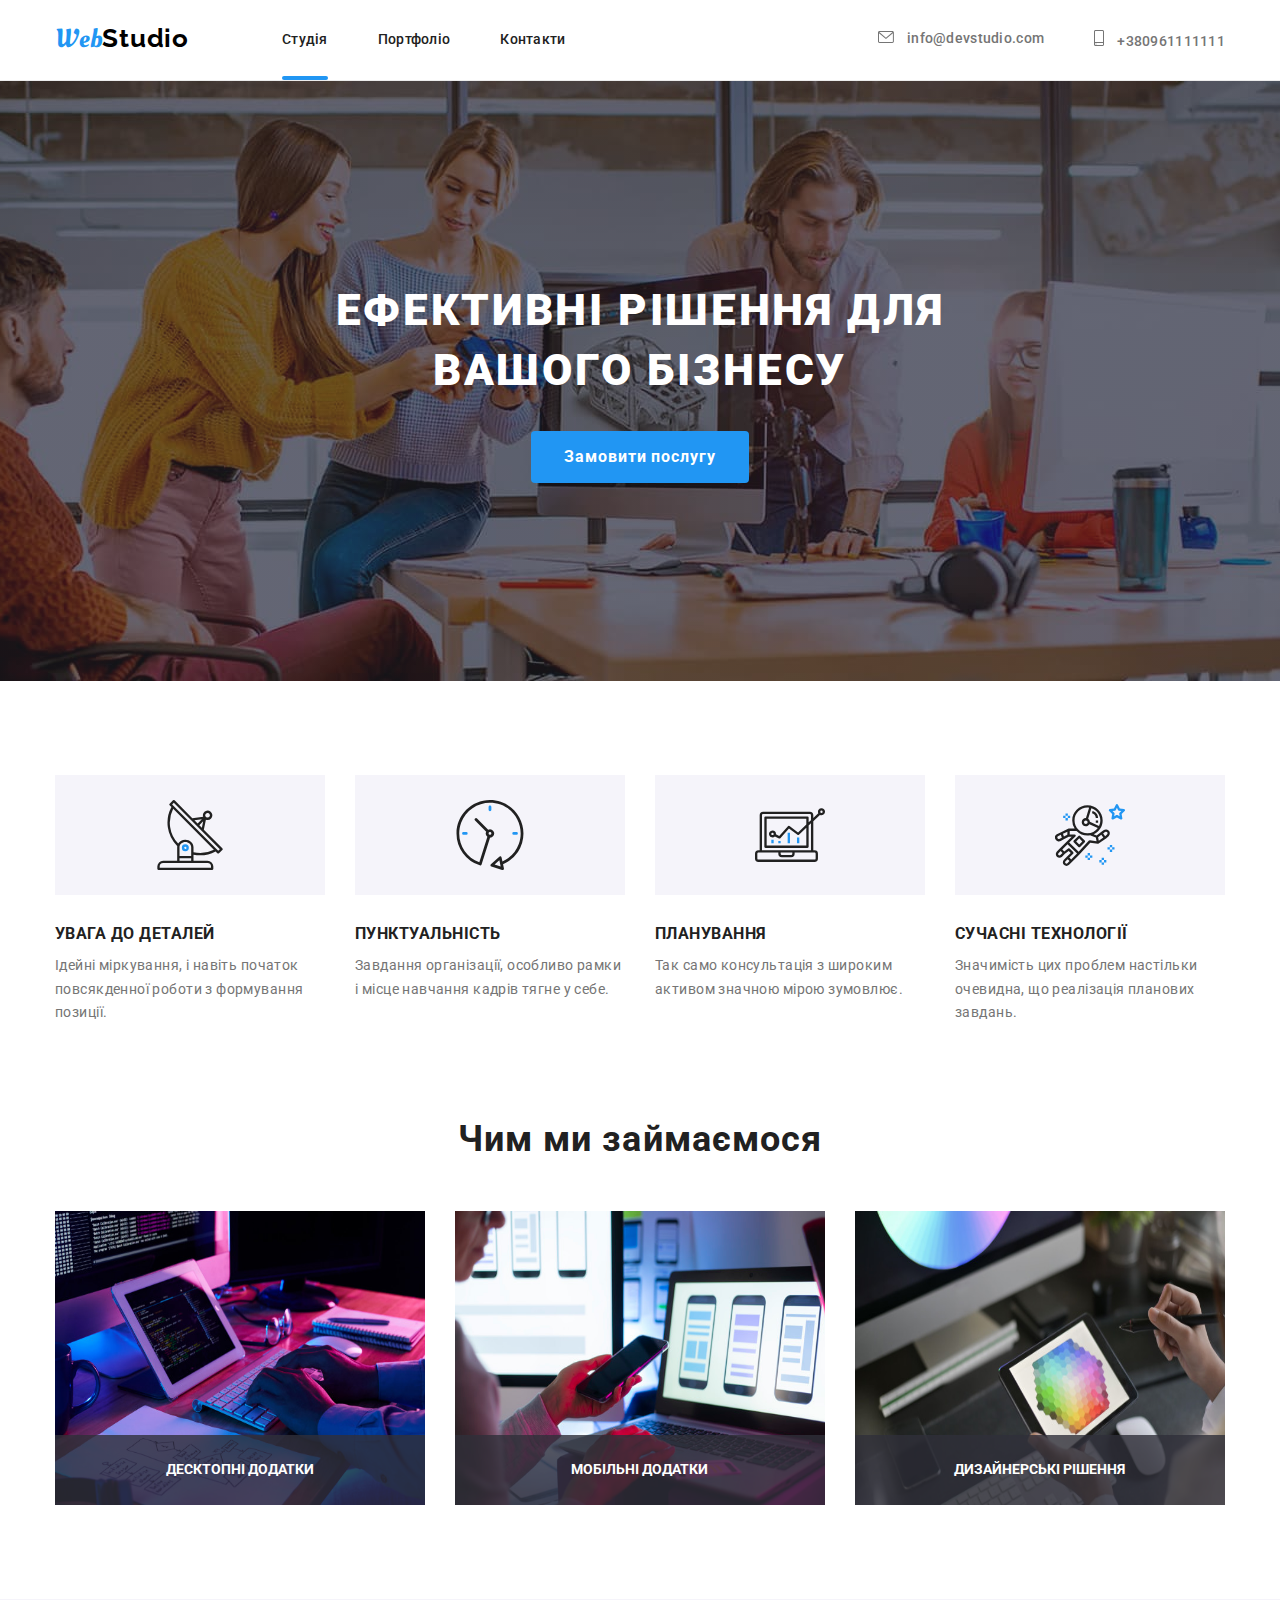
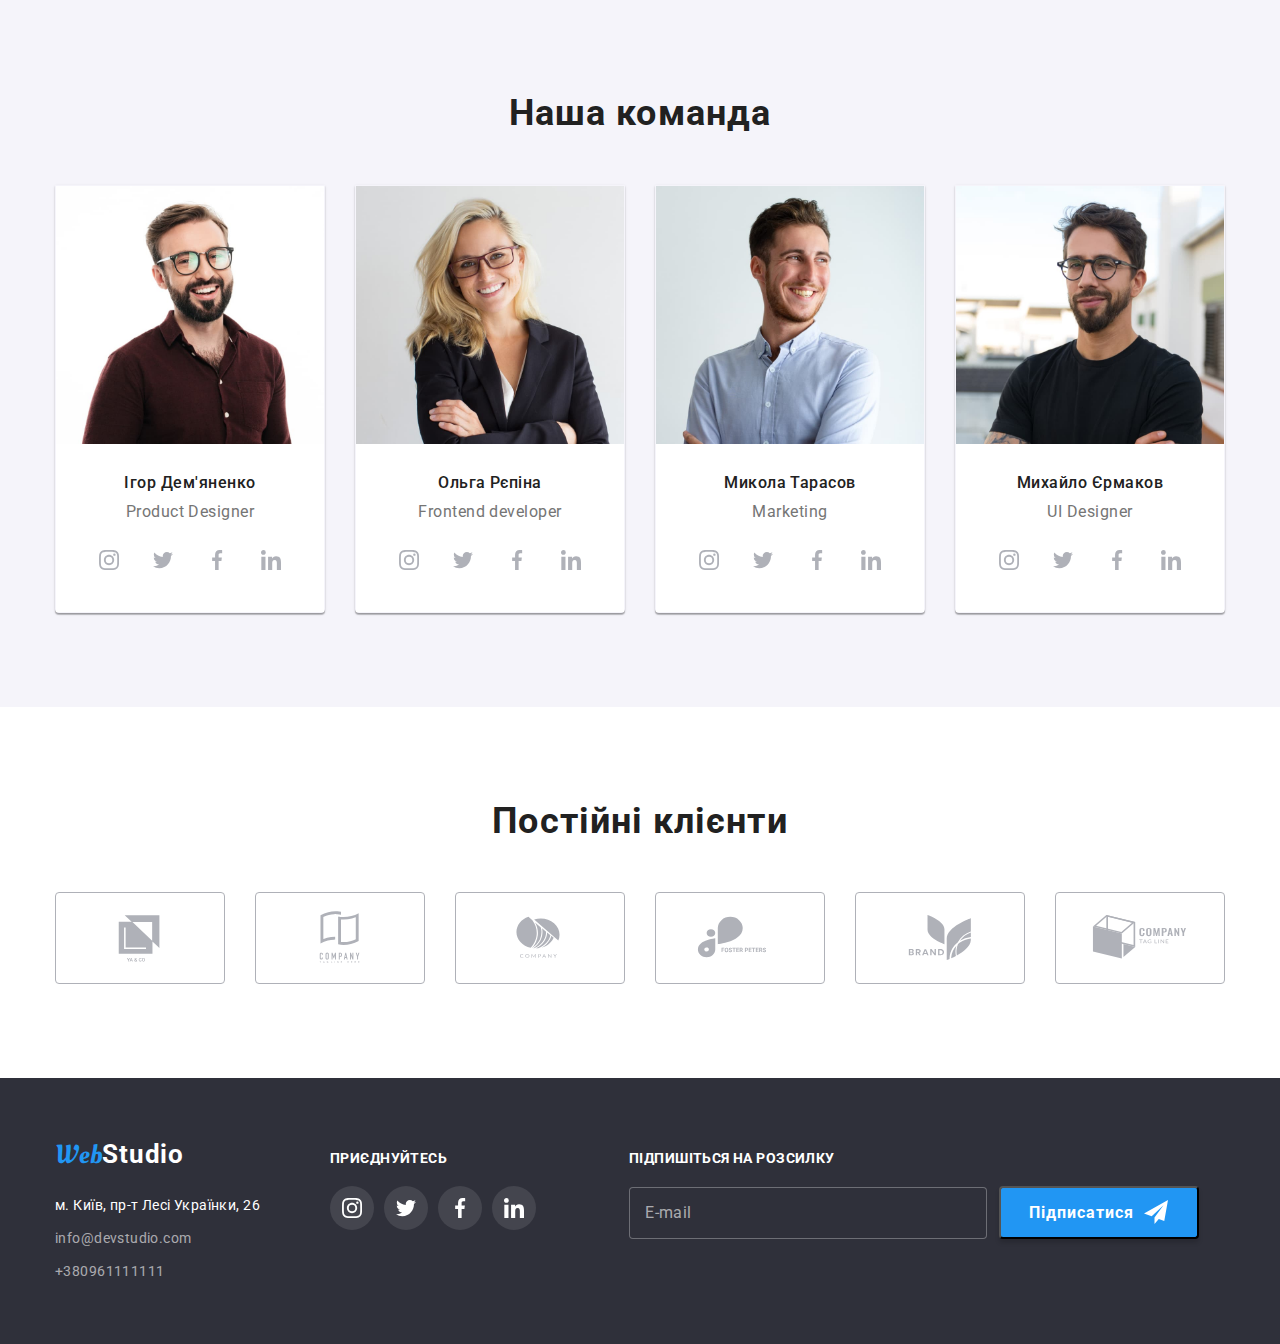
<file: index.html>
<!DOCTYPE html>
<html lang="uk">
  <head>
    <meta charset="UTF-8" />
    <meta http-equiv="X-UA-Compatible" content="IE=edge" />
    <meta name="viewport" content="width=device-width, initial-scale=1.0" />
    <title>WebStudio</title>
    <link
      href="https://fonts.googleapis.com/css2?family=Oleo+Script&family=Raleway:wght@700&family=Roboto:wght@400;500;700;900&display=swap"
      rel="stylesheet"
    />

    <link
      rel="stylesheet"
      href="https://cdnjs.cloudflare.com/ajax/libs/modern-normalize/1.1.0/modern-normalize.min.css"
      integrity="sha512-wpPYUAdjBVSE4KJnH1VR1HeZfpl1ub8YT/NKx4PuQ5NmX2tKuGu6U/JRp5y+Y8XG2tV+wKQpNHVUX03MfMFn9Q=="
      crossorigin="anonymous"
      referrerpolicy="no-referrer"
    />
    <link rel="stylesheet" href="./css/main.min.css" />

  </head>
  <body>
    <!-- Page header -->
    <header class="header">
      <div class="container container--nav">
        <!-- The logo is a link -->
        <a href="/" class="logo"> <span class="logo__web">Web</span>Studio </a>
        <!-- Main navigation -->
        <nav>
          <ul class="site-nav list">
            <li class="site-nav__item">
              <a href="" class="link site-nav__current">Студія</a>
            </li>
            <li class="site-nav__item">
              <a href="./portfolio.html" class="link">Портфоліо</a>
            </li>
            <li class="site-nav__item"><a href="" class="link">Контакти</a></li>
          </ul>
        </nav>
        <ul class="contacts list">
          <li class="contacts__item">
            <a href="maito:info@devstudio.com" class="contacts__link link">
              <svg class="contacts__icon" width="16" height="12">
                <use href="./img/icons.svg#icon-envelope"></use>
              </svg>
              info@devstudio.com
            </a>
          </li>
          <li class="contacts__item">
            <a href="tel:+380961111111" class="contacts__link link">
              <svg class="contacts__icon" width="10" height="16">
                <use href="./img/icons.svg#icon-smartphone"></use>
              </svg>
              +380961111111</a
            >
          </li>
        </ul>
      </div>
    </header>
    <!-- Unique page content -->
    <main>
      <section class="business">
        <div class="container">
          <h1 class="business__title">
            Ефективні рішення для <br />
            вашого бізнесу
          </h1>
          <button type="button" class="business__button" data-modal-open>
            Замовити послугу
          </button>
        </div>
        <!-- Backdrop -->
        <div class="backdrop is-hidden" data-modal>
          <div class="modal">
            <button type="button" class="icon-button" data-modal-close>
              <svg class="icon-button__close" width="18" height="18">
                <use href="./img/icons.svg#icon-close"></use>
              </svg>
            </button>
            <!-- Form-modal -->
            <form class="form-modal">
              <h2 class="form-modal__name">
                Залиште свої дані, ми вам передзвонимо
              </h2>
              <label class="form-modal__field">
                <span class="form-modal__text">Ім'я</span>

                <svg class="form-modal__icon" width="12" height="12">
                  <use href="./img/icons.svg#icon-man"></use>
                </svg>

                <input
                  type="text"
                  name="username"
                  class="form-modal__input"
                  placeholder=" "
                />
              </label>
              <label class="form-modal__field">
                <span class="form-modal__text">Телефон</span>
                <svg class="form-modal__icon" width="13" height="13">
                  <use href="./img/icons.svg#icon-tel"></use>
                </svg>
                <input
                  type="tel"
                  name="phone-number"
                  class="form-modal__input"
                  placeholder=" "
                />
              </label>
              <label class="form-modal__field">
                <span class="form-modal__text">Пошта</span>
                <svg class="form-modal__icon" width="15" height="12">
                  <use href="./img/icons.svg#icon-mail"></use>
                </svg>
                <input
                  type="email"
                  name="email"
                  class="form-modal__input"
                  placeholder=" "
                />
              </label>
              <label>
                <span class="form-modal__text">Коментар</span>
                <textarea
                  name="feedback"
                  class="form-modal__input area"
                  placeholder="Введіть текст"
                ></textarea>
              </label>
              <label class="label-license">
                <input
                  type="checkbox"
                  class="label-license__checkbox"
                  name="license"
                />
                <span class="label-license__icon"></span>
                <span class="label-license__text"
                  >Погоджуюся з розсилкою та приймаю
                  <a href="" class="label-license__link"
                    >Умови договору</a
                  ></span
                >
              </label>
              <button type="submit" class="button-form-modal">
                Відправити
              </button>
            </form>
          </div>
        </div>
      </section>
      <section class="section section-priority">
        <div class="container">
          <h2 class="section-priority__title visually-hidden">Пріоритети</h2>
          <ul class="priority list">
            <li class="priority__item">
              <div class="icon-features">
                <svg width="70" height="70">
                  <use href="./img/icons.svg#icon-antenna"></use>
                </svg>
              </div>

              <h3 class="section-priority__title">УВАГА ДО ДЕТАЛЕЙ</h3>
              <p class="priority__text">
                Ідейні міркування, і навіть початок повсякденної роботи з
                формування позиції.
              </p>
            </li>
            <li class="priority__item">
              <div class="icon-features">
                <svg width="70" height="70">
                  <use href="./img/icons.svg#icon-clock"></use>
                </svg>
              </div>

              <h3 class="section-priority__title">ПУНКТУАЛЬНІСТЬ</h3>
              <p class="priority__text">
                Завдання організації, особливо рамки і місце навчання кадрів
                тягне у себе.
              </p>
            </li>
            <li class="priority__item">
              <div class="icon-features">
                <svg width="70" height="70">
                  <use href="./img/icons.svg#icon-diagram"></use>
                </svg>
              </div>

              <h3 class="section-priority__title">ПЛАНУВАННЯ</h3>
              <p class="priority__text">
                Так само консультація з широким активом значною мірою зумовлює.
              </p>
            </li>

            <li class="priority__item">
              <div class="icon-features">
                <svg width="70" height="70">
                  <use href="./img/icons.svg#icon-astronaut"></use>
                </svg>
              </div>

              <h3 class="section-priority__title">СУЧАСНІ ТЕХНОЛОГІЇ</h3>
              <p class="priority__text">
                Значимість цих проблем настільки очевидна, що реалізація
                планових завдань.
              </p>
            </li>
          </ul>
        </div>
      </section>
      <section class="section work">
        <div class="container">
          <h2 class="work__title">Чим ми займаємося</h2>
          <ul class="working list">
            <li class="working__item img-position">
              <img
                src="./img/photo5.jpg"
                alt="Coding"
                width="370"
                height="294"
              />
              <h3 class="working__position">ДЕСКТОПНІ ДОДАТКИ</h3>
            </li>
            <li class="working__item img-position">
              <img
                src="./img/photo6.jpg"
                alt="Mobile phone"
                width="370"
                height="294"
              />
              <h3 class="working__position">МОБІЛЬНІ ДОДАТКИ</h3>
            </li>
            <li class="working__item img-position">
              <img
                src="./img/photo7.jpg"
                alt="Colours"
                width="370"
                height="294"
              />
              <h3 class="working__position">ДИЗАЙНЕРСЬКІ РІШЕННЯ</h3>
            </li>
          </ul>
        </div>
      </section>
      <section class="section comand">
        <div class="container">
          <h2 class="comand__title">Наша команда</h2>
          <ul class="comand-list list">
            <li class="comand-list__item">
              <img src="./img/photo1.jpg" alt="Product designer" width="270" />
              <div class="job-title">
                <h3 class="comand-list__name">Ігор Дем'яненко</h3>
                <p lang="en" class="comand-list__prof">Product Designer</p>

                <ul class="list comand-social">
                  <li class="comand-social__icon">
                    <a href="" class="comand-social__link"
                      ><svg class="comand-social__svg" width="20" height="20">
                        <use href="./img/icons.svg#icon-instagram"></use></svg
                    ></a>
                  </li>
                  <li class="comand-social__icon">
                    <a href="" class="comand-social__link"
                      ><svg class="comand-social__svg" width="20" height="20">
                        <use href="./img/icons.svg#icon-twitter"></use></svg
                    ></a>
                  </li>
                  <li class="comand-social__icon">
                    <a href="" class="comand-social__link"
                      ><svg class="comand-social__svg" width="20" height="20">
                        <use href="./img/icons.svg#icon-facebook"></use></svg
                    ></a>
                  </li>
                  <li class="comand-social__icon">
                    <a href="" class="comand-social__link"
                      ><svg class="comand-social__svg" width="20" height="20">
                        <use href="./img/icons.svg#icon-linkedin"></use></svg
                    ></a>
                  </li>
                </ul>
              </div>
            </li>
            <li class="comand-list__item">
              <img
                src="./img/photo3.jpg"
                alt="Frontend developer"
                width="270"
              />
              <div class="job-title">
                <h3 class="comand-list__name">Ольга Рєпіна</h3>
                <p lang="en" class="comand-list__prof">Frontend developer</p>
                <ul class="list comand-social">
                  <li class="comand-social__icon">
                    <a href="" class="comand-social__link"
                      ><svg class="comand-social__svg" width="20" height="20">
                        <use href="./img/icons.svg#icon-instagram"></use></svg
                    ></a>
                  </li>
                  <li class="comand-social__icon">
                    <a href="" class="comand-social__link"
                      ><svg class="comand-social__svg" width="20" height="20">
                        <use href="./img/icons.svg#icon-twitter"></use></svg
                    ></a>
                  </li>
                  <li class="comand-social__icon">
                    <a href="" class="comand-social__link"
                      ><svg class="comand-social__svg" width="20" height="20">
                        <use href="./img/icons.svg#icon-facebook"></use></svg
                    ></a>
                  </li>
                  <li class="comand-social__icon">
                    <a href="" class="comand-social__link"
                      ><svg class="comand-social__svg" width="20" height="20">
                        <use href="./img/icons.svg#icon-linkedin"></use></svg
                    ></a>
                  </li>
                </ul>
              </div>
            </li>
            <li class="comand-list__item">
              <img src="./img/photo4.jpg" alt="Marketing" width="270" />
              <div class="job-title">
                <h3 class="comand-list__name">Микола Тарасов</h3>
                <p lang="en" class="comand-list__prof">Marketing</p>
                <ul class="list comand-social">
                  <li class="comand-social__icon">
                    <a href="" class="comand-social__link"
                      ><svg class="comand-social__svg" width="20" height="20">
                        <use href="./img/icons.svg#icon-instagram"></use></svg
                    ></a>
                  </li>
                  <li class="comand-social__icon">
                    <a href="" class="comand-social__link"
                      ><svg class="comand-social__svg" width="20" height="20">
                        <use href="./img/icons.svg#icon-twitter"></use></svg
                    ></a>
                  </li>
                  <li class="comand-social__icon">
                    <a href="" class="comand-social__link"
                      ><svg class="comand-social__svg" width="20" height="20">
                        <use href="./img/icons.svg#icon-facebook"></use></svg
                    ></a>
                  </li>
                  <li class="comand-social__icon">
                    <a href="" class="comand-social__link"
                      ><svg class="comand-social__svg" width="20" height="20">
                        <use href="./img/icons.svg#icon-linkedin"></use></svg
                    ></a>
                  </li>
                </ul>
              </div>
            </li>
            <li class="comand-list__item">
              <img src="./img/photo2.jpg" alt="UI Designer" width="270" />
              <div class="job-title">
                <h3 class="comand-list__name">Михайло Єрмаков</h3>
                <p lang="en" class="comand-list__prof">UI Designer</p>
                <ul class="list comand-social">
                  <li class="comand-social__icon">
                    <a href="" class="comand-social__link"
                      ><svg class="comand-social__svg" width="20" height="20">
                        <use href="./img/icons.svg#icon-instagram"></use></svg
                    ></a>
                  </li>
                  <li class="comand-social__icon">
                    <a href="" class="comand-social__link"
                      ><svg class="comand-social__svg" width="20" height="20">
                        <use href="./img/icons.svg#icon-twitter"></use></svg
                    ></a>
                  </li>
                  <li class="comand-social__icon">
                    <a href="" class="comand-social__link"
                      ><svg class="comand-social__svg" width="20" height="20">
                        <use href="./img/icons.svg#icon-facebook"></use></svg
                    ></a>
                  </li>
                  <li class="comand-social__icon">
                    <a href="" class="comand-social__link"
                      ><svg class="comand-social__svg" width="20" height="20">
                        <use href="./img/icons.svg#icon-linkedin"></use></svg
                    ></a>
                  </li>
                </ul>
              </div>
            </li>
          </ul>
        </div>
      </section>
      <!-- Постійні клієнти -->
      <section class="section">
        <div class="container">
          <h2 class="section__customers">Постійні клієнти</h2>
          <ul class="list client-list">
            <li class="client-list__items">
              <a href="" class="client-list__link">
                <svg class="client-list__icon" width="106" height="60">
                  <use href="./img/icons.svg#icon-Logo"></use>
                </svg>
              </a>
            </li>
            <li class="client-list__items">
              <a href="" class="client-list__link">
                <svg class="client-list__icon" width="106" height="60">
                  <use href="./img/icons.svg#icon-Logo-1"></use>
                </svg>
              </a>
            </li>
            <li class="client-list__items">
              <a href="" class="client-list__link">
                <svg class="client-list__icon" width="106" height="60">
                  <use href="./img/icons.svg#icon-Logo-2"></use>
                </svg>
              </a>
            </li>
            <li class="client-list__items">
              <a href="" class="client-list__link">
                <svg class="client-list__icon" width="106" height="60">
                  <use href="./img/icons.svg#icon-Logo-3"></use>
                </svg>
              </a>
            </li>
            <li class="client-list__items">
              <a href="" class="client-list__link">
                <svg class="client-list__icon" width="106" height="60">
                  <use href="./img/icons.svg#icon-Logo-4"></use>
                </svg>
              </a>
            </li>
            <li class="client-list__items">
              <a href="" class="client-list__link">
                <svg class="client-list__icon" width="106" height="60">
                  <use href="./img/icons.svg#icon-Logo-5"></use>
                </svg>
              </a>
            </li>
          </ul>
        </div>
      </section>
    </main>
    <!-- ФУТЕР -->
    <footer class="footer">
      <div class="container social-networks">
        <div>
          <a href="/" class="footer__logo link">
            <span class="footer__web">Web</span>Studio
          </a>
          <address>
            <ul class="address-list list">
              <li class="address address-list__item">
                м. Київ, пр-т Лесі Українки, 26
              </li>
              <li class="address-list__item">
                <a
                  href="maito:info@devstudio.com"
                  class="address-list__link link"
                >
                  info@devstudio.com</a
                >
              </li>
              <li class="address-list__item">
                <a href="tel:+380961111111" class="address-list__link link">
                  +380961111111</a
                >
              </li>
            </ul>
          </address>
        </div>
        <div class="social-network">
          <p class="social-network__join">ПРИЄДНУЙТЕСЬ</p>
          <ul class="list social-list">
            <li class="social-list__items">
              <a href="" class="social-list__links">
                <svg class="social-list__icon" width="20" height="20">
                  <use href="./img/icons.svg#icon-instagram"></use>
                </svg>
              </a>
            </li>
            <li class="social-list__items">
              <a href="" class="social-list__links">
                <svg class="social-list__icon" width="20" height="20">
                  <use href="./img/icons.svg#icon-twitter"></use>
                </svg>
              </a>
            </li>
            <li class="social-list__items">
              <a href="" class="social-list__links">
                <svg class="social-list__icon" width="20" height="20">
                  <use href="./img/icons.svg#icon-facebook"></use>
                </svg>
              </a>
            </li>
            <li class="social-list__items">
              <a href="" class="social-list__links">
                <svg class="social-list__icon" width="20" height="20">
                  <use href="./img/icons.svg#icon-linkedin"></use>
                </svg>
              </a>
            </li>
          </ul>
        </div>

        <!-- FORM -->
        <form class="form">
          <div class="form-group">
            <label class="form__label">
              <span class="form__text">Підпишіться на розсилку</span>
              <input
                type="email"
                name="mail"
                placeholder="E-mail"
                class="form__input"
              />
            </label>
            <button type="submit" class="form__button">
              Підписатися
              <svg class="form__icon" width="24" height="24">
                <use href="./img/icons.svg#icon-send"></use>
              </svg>
            </button>
          </div>
        </form>
      </div>
    </footer>
    <script src="./js/modal.js"></script>
  </body>
</html>
</file>
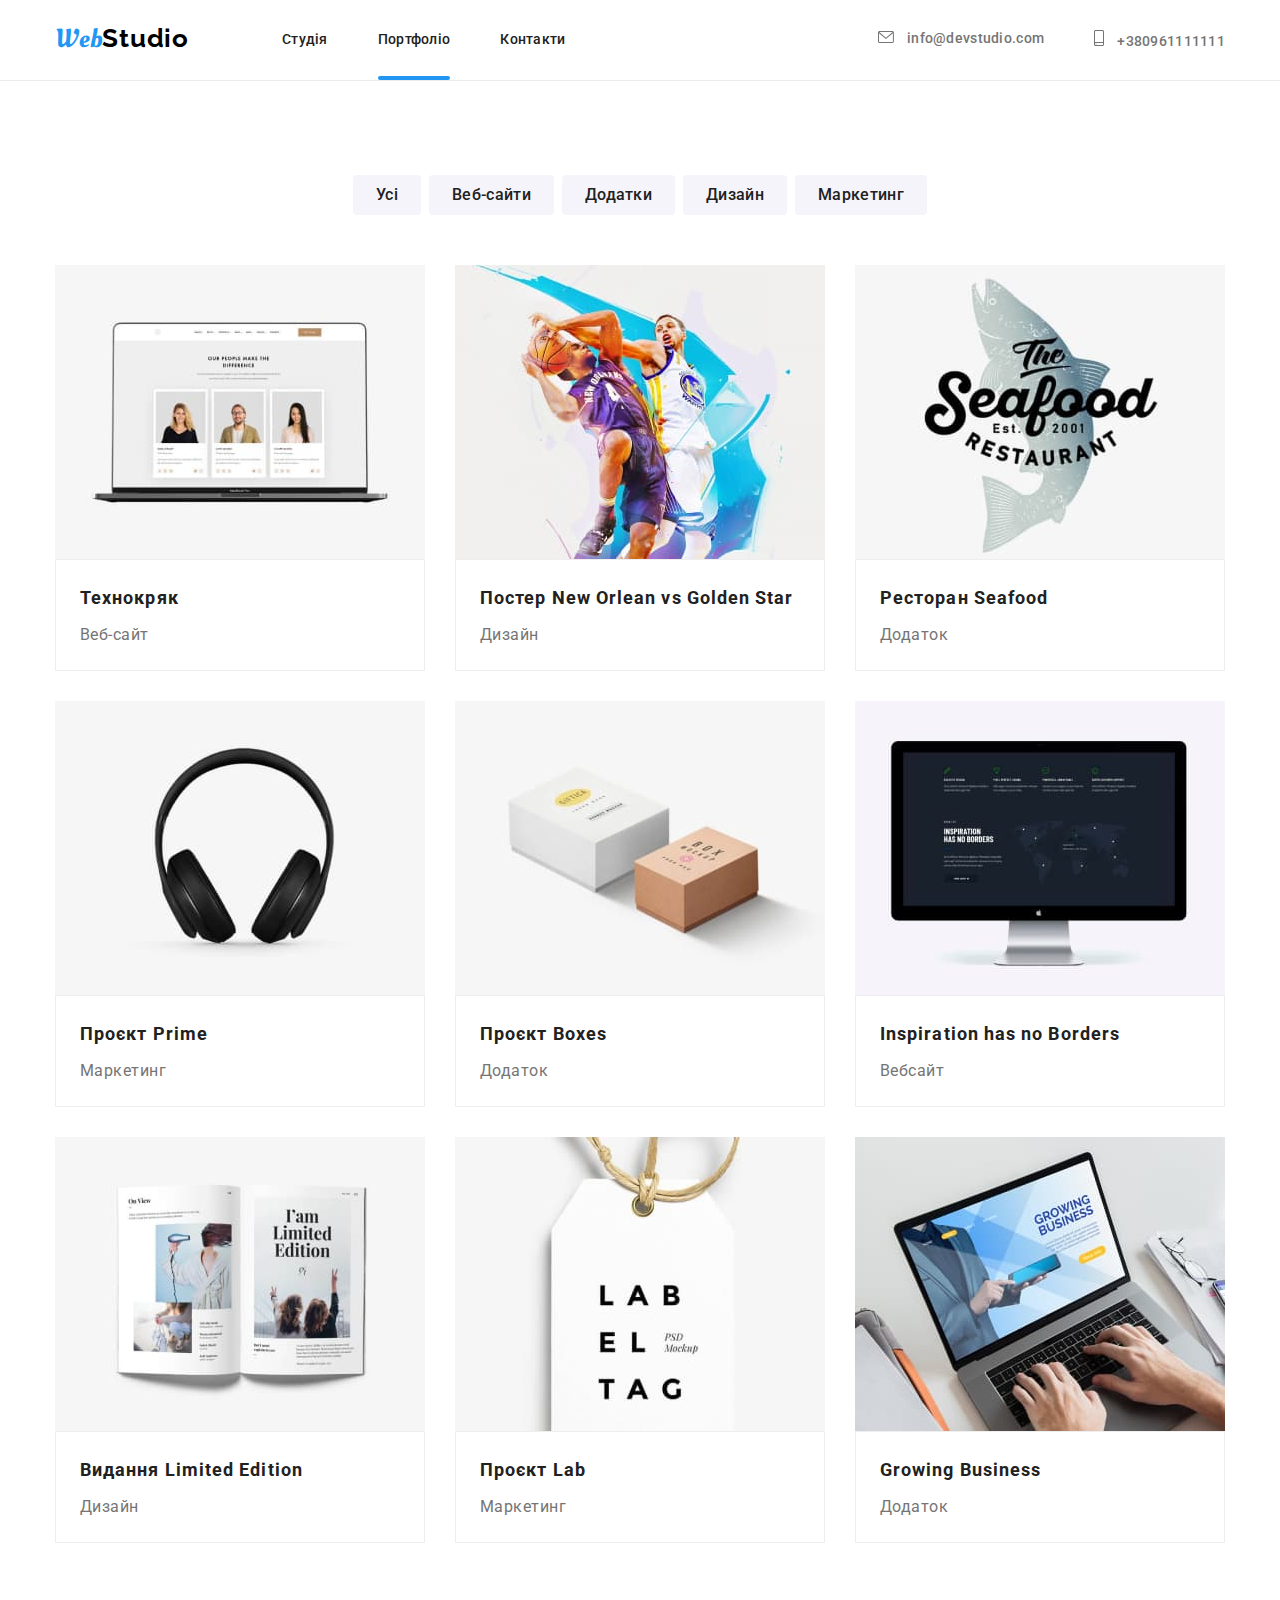
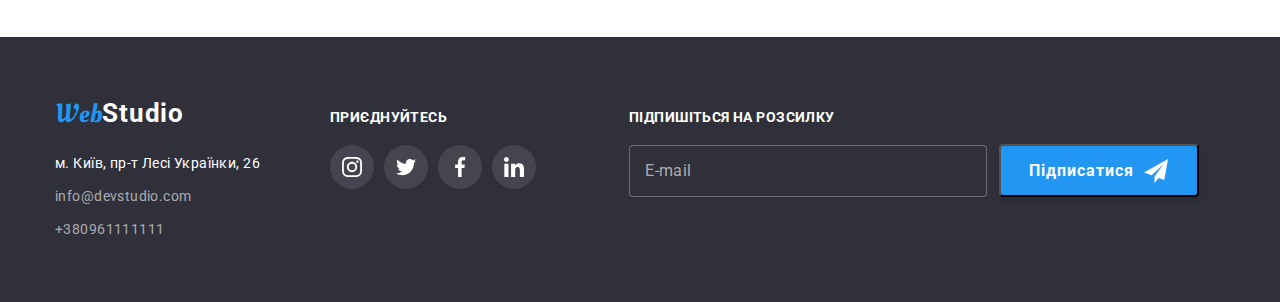
<file: portfolio.html>
<!DOCTYPE html>
<html lang="uk">
  <head>
    <meta charset="UTF-8" />
    <meta http-equiv="X-UA-Compatible" content="IE=edge" />
    <meta name="viewport" content="width=device-width, initial-scale=1.0" />
    <title>Portfolio</title>
    <link
      href="https://fonts.googleapis.com/css2?family=Oleo+Script&family=Raleway:wght@700&family=Roboto:wght@400;500;700;900&display=swap"
      rel="stylesheet"
    />
    <link
      rel="stylesheet"
      href="https://cdnjs.cloudflare.com/ajax/libs/modern-normalize/1.1.0/modern-normalize.min.css"
      integrity="sha512-wpPYUAdjBVSE4KJnH1VR1HeZfpl1ub8YT/NKx4PuQ5NmX2tKuGu6U/JRp5y+Y8XG2tV+wKQpNHVUX03MfMFn9Q=="
      crossorigin="anonymous"
      referrerpolicy="no-referrer"
    />
    <link rel="stylesheet" href="./css/main.min.css" />
   
  </head>
  <body>
    <header class="header">
      <div class="container container--nav">
        <!-- The logo is a link -->
        <a href="/" class="logo"> <span class="logo__web">Web</span>Studio </a>
        <!-- Main navigation -->
        <nav>
          <ul class="site-nav list">
            <li class="site-nav__item">
              <a href="./index.html" class="link">Студія</a>
            </li>
            <li class="site-nav__item">
              <a href="./portfolio.html" class="link site-nav__current"
                >Портфоліо</a
              >
            </li>
            <li class="site-nav__item"><a href="" class="link">Контакти</a></li>
          </ul>
        </nav>
        <ul class="contacts list">
          <li class="contacts__item">
            <a href="maito:info@devstudio.com" class="contacts__link link">
              <svg class="contacts__icon" width="16" height="12">
                <use href="./img/icons.svg#icon-envelope"></use>
              </svg>
              info@devstudio.com
            </a>
          </li>
          <li class="contacts__item">
            <a href="tel:+380961111111" class="contacts__link link">
              <svg class="contacts__icon" width="10" height="16">
                <use href="./img/icons.svg#icon-smartphone"></use>
              </svg>
              +380961111111</a
            >
          </li>
        </ul>
      </div>
    </header>

    <main>
      <section class="section">
        <div class="container">
          <h1 class="visually-hidden">Фільтр</h1>
          <ul class="button-list list">
            <li class="button-list__item">
              <button type="button" class="button-list__button">Усі</button>
            </li>
            <li class="button-list__item">
              <button type="button" class="button-list__button">
                Веб-сайти
              </button>
            </li>
            <li class="button-list__item">
              <button type="button" class="button-list__button">Додатки</button>
            </li>
            <li class="button-list__item">
              <button type="button" class="button-list__button">Дизайн</button>
            </li>
            <li class="button-list__item">
              <button type="button" class="button-list__button">
                Маркетинг
              </button>
            </li>
          </ul>

          <ul class="project-list list">
            <li class="project-list__item hovery">
              <a href="" class="link">
                <div class="overlay">
                  <div class="img-overlay">
                    <img src="./img/techn.jpg" alt="techno" width="370" />
                  </div>
                  <p class="project-list__text">
                    Ресурс пропонує комплексні пропозиції з різним рівнем
                    функціоналу та сервісів. Все це дозволить відвідувачу
                    отримати вичерпні відомості про компанію чи приватну особу.
                  </p>
                </div>

                <div class="name-project">
                  <h2 class="project-list__name">Технокряк</h2>
                  <p class="project-list__filter">Веб-сайт</p>
                </div>
              </a>
            </li>
            <li class="project-list__item hovery">
              <a href="" class="link">
                <div class="overlay">
                  <div class="img-overlay">
                    <img src="./img/poster.jpg" alt="poster" width="370" />
                  </div>
                  <p class="project-list__text">
                    Ресурс пропонує комплексні пропозиції з різним рівнем
                    функціоналу та сервісів. Все це дозволить відвідувачу
                    отримати вичерпні відомості про компанію чи приватну особу.
                  </p>
                </div>
                <div class="name-project">
                  <h2 class="project-list__name">
                    Постер <span lang="en">New Orlean vs Golden Star</span>
                  </h2>
                  <p class="project-list__filter">Дизайн</p>
                </div>
              </a>
            </li>
            <li class="project-list__item hovery">
              <a href="" class="link">
                <div class="overlay">
                  <div class="img-overlay">
                    <img
                      src="./img/restaurant.jpg"
                      alt="restaurant"
                      width="370"
                    />
                  </div>
                  <p class="project-list__text">
                    Ресурс пропонує комплексні пропозиції з різним рівнем
                    функціоналу та сервісів. Все це дозволить відвідувачу
                    отримати вичерпні відомості про компанію чи приватну особу.
                  </p>
                </div>
                <div class="name-project">
                  <h2 class="project-list__name">
                    Ресторан <span lang="en">Seafood</span>
                  </h2>
                  <p class="project-list__filter">Додаток</p>
                </div>
              </a>
            </li>
            <li class="project-list__item hovery">
              <a href="" class="link">
                <div class="overlay">
                  <div class="img-overlay">
                    <img src="./img/prime.jpg" alt="prime" width="370" />
                  </div>
                  <p class="project-list__text">
                    Ресурс пропонує комплексні пропозиції з різним рівнем
                    функціоналу та сервісів. Все це дозволить відвідувачу
                    отримати вичерпні відомості про компанію чи приватну особу.
                  </p>
                </div>
                <div class="name-project">
                  <h2 class="project-list__name">
                    Проєкт <span lang="en">Prime</span>
                  </h2>
                  <p class="project-list__filter">Маркетинг</p>
                </div>
              </a>
            </li>
            <li class="project-list__item hovery">
              <a href="" class="link">
                <div class="overlay">
                  <div class="img-overlay">
                    <img src="./img/boxes.jpg" alt="boxes" width="370" />
                  </div>
                  <p class="project-list__text">
                    Ресурс пропонує комплексні пропозиції з різним рівнем
                    функціоналу та сервісів. Все це дозволить відвідувачу
                    отримати вичерпні відомості про компанію чи приватну особу.
                  </p>
                </div>
                <div class="name-project">
                  <h2 class="project-list__name">
                    Проєкт <span lang="en">Boxes</span>
                  </h2>
                  <p class="project-list__filter">Додаток</p>
                </div>
              </a>
            </li>
            <li class="project-list__item hovery">
              <a href="" class="link">
                <div class="overlay">
                  <div class="img-overlay">
                    <img
                      src="./img/inspiration.jpg"
                      alt="inspiration"
                      width="370"
                    />
                  </div>
                  <p class="project-list__text">
                    Ресурс пропонує комплексні пропозиції з різним рівнем
                    функціоналу та сервісів. Все це дозволить відвідувачу
                    отримати вичерпні відомості про компанію чи приватну особу.
                  </p>
                </div>
                <div class="name-project">
                  <h2 class="project-list__name">
                    <span lang="en">Inspiration has no Borders</span>
                  </h2>
                  <p class="project-list__filter">Вебсайт</p>
                </div>
              </a>
            </li>
            <li class="project-list__item hovery">
              <a href="" class="link">
                <div class="overlay">
                  <div class="img-overlay">
                    <img src="./img/limited.jpg" alt="limited" width="370" />
                  </div>
                  <p class="project-list__text">
                    Ресурс пропонує комплексні пропозиції з різним рівнем
                    функціоналу та сервісів. Все це дозволить відвідувачу
                    отримати вичерпні відомості про компанію чи приватну особу.
                  </p>
                </div>
                <div class="name-project">
                  <h2 class="project-list__name">
                    Видання <span lang="en">Limited Edition</span>
                  </h2>
                  <p class="project-list__filter">Дизайн</p>
                </div>
              </a>
            </li>
            <li class="project-list__item hovery">
              <a href="" class="link">
                <div class="overlay">
                  <div class="img-overlay">
                    <img src="./img/lab.jpg" alt="lab" width="370" />
                  </div>
                  <p class="project-list__text">
                    Ресурс пропонує комплексні пропозиції з різним рівнем
                    функціоналу та сервісів. Все це дозволить відвідувачу
                    отримати вичерпні відомості про компанію чи приватну особу.
                  </p>
                </div>
                <div class="name-project">
                  <h2 class="project-list__name">
                    Проєкт <span lang="en">Lab</span>
                  </h2>
                  <p class="project-list__filter">Маркетинг</p>
                </div>
              </a>
            </li>
            <li class="project-list__item hovery">
              <a href="" class="link">
                <div class="overlay">
                  <div class="img-overlay">
                    <img src="./img/business.jpg" alt="business" width="370" />
                  </div>
                  <p class="project-list__text">
                    Ресурс пропонує комплексні пропозиції з різним рівнем
                    функціоналу та сервісів. Все це дозволить відвідувачу
                    отримати вичерпні відомості про компанію чи приватну особу.
                  </p>
                </div>
                <div class="name-project">
                  <h2 class="project-list__name">
                    <span lang="en">Growing Business</span>
                  </h2>
                  <p class="project-list__filter">Додаток</p>
                </div>
              </a>
            </li>
          </ul>
        </div>
      </section>
    </main>

    <footer class="footer">
      <div class="container social-networks">
        <div>
          <a href="/" class="footer__logo link">
            <span class="footer__web">Web</span>Studio
          </a>
          <address>
            <ul class="address-list list">
              <li class="address address-list__item">
                м. Київ, пр-т Лесі Українки, 26
              </li>
              <li class="address-list__item">
                <a
                  href="maito:info@devstudio.com"
                  class="address-list__link link"
                >
                  info@devstudio.com</a
                >
              </li>
              <li class="address-list__item">
                <a href="tel:+380961111111" class="address-list__link link">
                  +380961111111</a
                >
              </li>
            </ul>
          </address>
        </div>
        <div class="social-network">
          <p class="social-network__join">ПРИЄДНУЙТЕСЬ</p>
          <ul class="list social-list">
            <li class="social-list__items">
              <a href="" class="social-list__links">
                <svg class="social-list__icon" width="20" height="20">
                  <use href="./img/icons.svg#icon-instagram"></use>
                </svg>
              </a>
            </li>
            <li class="social-list__items">
              <a href="" class="social-list__links">
                <svg class="social-list__icon" width="20" height="20">
                  <use href="./img/icons.svg#icon-twitter"></use>
                </svg>
              </a>
            </li>
            <li class="social-list__items">
              <a href="" class="social-list__links">
                <svg class="social-list__icon" width="20" height="20">
                  <use href="./img/icons.svg#icon-facebook"></use>
                </svg>
              </a>
            </li>
            <li class="social-list__items">
              <a href="" class="social-list__links">
                <svg class="social-list__icon" width="20" height="20">
                  <use href="./img/icons.svg#icon-linkedin"></use>
                </svg>
              </a>
            </li>
          </ul>
        </div>

        <!-- FORM -->
        <form class="form">
          <div class="form-group">
            <label class="form__label">
              <span class="form__text">Підпишіться на розсилку</span>
              <input
                type="email"
                name="mail"
                placeholder="E-mail"
                class="form__input"
              />
            </label>
            <button type="submit" class="form__button">
              Підписатися
              <svg class="form__icon" width="24" height="24">
                <use href="./img/icons.svg#icon-send"></use>
              </svg>
            </button>
          </div>
        </form>
      </div>
    </footer>
  </body>
</html>
</file>
<file: css/main.min.css>
*,*::before,*::after{-webkit-box-sizing:border-box;box-sizing:border-box}body{background-color:#fff;color:var(--primary-text-color);font-family:Roboto,sans-serif;font-size:14px;margin:0px}.container{width:1200px;padding-left:15px;padding-right:15px;margin:0 auto}.list{list-style:none;margin:0;padding:0}.link{text-decoration:none}img{display:block;max-width:100%}h1,h2,h3,h4,h5,h6,p{margin:0}.visually-hidden{position:absolute;white-space:nowrap;width:1px;height:1px;overflow:hidden;border:0;padding:0;clip:rect(0 0 0 0);-webkit-clip-path:inset(50%);clip-path:inset(50%);margin:-1px}.section{padding-top:94px;padding-bottom:94px}.header{border-bottom:1px solid #ececec}.container{width:1200px;padding-left:15px;padding-right:15px;margin:0 auto}.container--nav{display:-webkit-box;display:-ms-flexbox;display:flex;-webkit-box-align:center;-ms-flex-align:center;align-items:center}.logo{text-decoration:none;color:#000;font-family:"Raleway",sans-serif;font-weight:700;font-size:26px;line-height:1.19;letter-spacing:.03em;-webkit-transition:color 250ms cubic-bezier(0.4, 0, 0.2, 1);transition:color 250ms cubic-bezier(0.4, 0, 0.2, 1)}.logo:hover{color:#2196f3}.logo__web{color:#2196f3;font-family:Oleo Script,cursive;font-size:26px;line-height:1.38;font-weight:400;letter-spacing:.03em}.contacts{display:-webkit-box;display:-ms-flexbox;display:flex;margin-left:auto}.contacts__item+.contacts__item{margin-left:50px}.contacts__link{color:#757575;font-weight:500;line-height:1.14;letter-spacing:.02em;padding-top:32px;padding-bottom:32px;-webkit-transition:color 250ms cubic-bezier(0.4, 0, 0.2, 1);transition:color 250ms cubic-bezier(0.4, 0, 0.2, 1)}.contacts__link:hover,.contacts__link:focus{color:#2196f3}.contacts__icon{fill:currentColor;margin-right:10px}.site-nav .link{color:#212121;font-style:normal;font-weight:500;line-height:1.14;letter-spacing:.02em;display:block;padding-top:32px;padding-bottom:32px;-webkit-transition:color 250ms cubic-bezier(0.4, 0, 0.2, 1);transition:color 250ms cubic-bezier(0.4, 0, 0.2, 1)}.site-nav .link:hover,.site-nav .link:focus{color:#2196f3}.site-nav__current{color:#2196f3;position:relative}.site-nav__current::after{content:"";width:100%;height:4px;background-color:#2196f3;display:block;border-radius:2px;position:absolute;left:0;bottom:0}.site-nav{display:-webkit-box;display:-ms-flexbox;display:flex;margin-left:93px}.site-nav__item:not(:last-child){margin-right:50px}.business{background-color:#2f303a;text-align:center;padding:200px 0px;max-width:1600px;height:600px;margin-left:auto;margin-right:auto;background-image:-webkit-gradient(linear, left top, right top, from(rgba(47, 48, 58, 0.4)), to(rgba(47, 48, 58, 0.4))),url("../img/hero.jpg");background-image:linear-gradient(to right, rgba(47, 48, 58, 0.4), rgba(47, 48, 58, 0.4)),url("../img/hero.jpg");background-repeat:no-repeat;background-position:center;background-size:cover}.business__title{color:#fff;font-weight:900;font-size:44px;line-height:1.36;text-align:center;letter-spacing:.06em;text-transform:uppercase;margin-bottom:30px}.business__button{font-family:inherit;cursor:pointer;color:#fff;background-color:#2196f3;font-family:inherit;font-weight:700;font-size:16px;line-height:1.87;display:inline-block;-webkit-box-align:center;-ms-flex-align:center;align-items:center;text-align:center;letter-spacing:.06em;border:1px solid rgba(0,0,0,0);border-radius:4px;padding:10px 32px;min-width:152px;-webkit-transition:background-color 250ms cubic-bezier(0.4, 0, 0.2, 1);transition:background-color 250ms cubic-bezier(0.4, 0, 0.2, 1)}.business__button:hover,.business__button:focus{background-color:#188ce8}.backdrop{position:fixed;top:0;left:0;width:100%;height:100%;background-color:rgba(0,0,0,.2);opacity:1;-webkit-transition:opacity 250ms cubic-bezier(0.4, 0, 0.2, 1);transition:opacity 250ms cubic-bezier(0.4, 0, 0.2, 1)}.backdrop.is-hidden{opacity:0;pointer-events:none;visibility:hidden}.modal{position:absolute;top:50%;left:50%;min-height:581px;min-width:528px;background-color:#fff;-webkit-box-shadow:0px 1px 3px rgba(0,0,0,.12),0px 1px 1px rgba(0,0,0,.14),0px 2px 1px rgba(0,0,0,.2);box-shadow:0px 1px 3px rgba(0,0,0,.12),0px 1px 1px rgba(0,0,0,.14),0px 2px 1px rgba(0,0,0,.2);border-radius:4px;-webkit-transform:translate(-50%, -50%) scale(1);transform:translate(-50%, -50%) scale(1);-webkit-transition:-webkit-transform 250ms cubic-bezier(0.4, 0, 0.2, 1);transition:-webkit-transform 250ms cubic-bezier(0.4, 0, 0.2, 1);transition:transform 250ms cubic-bezier(0.4, 0, 0.2, 1);transition:transform 250ms cubic-bezier(0.4, 0, 0.2, 1), -webkit-transform 250ms cubic-bezier(0.4, 0, 0.2, 1)}.backdrop.is-hidden .modal{-webkit-transform:translate(-50%, -50%) scale(0.9);transform:translate(-50%, -50%) scale(0.9)}.icon-button{width:30px;height:30px;text-decoration:none;border-radius:50%;background-color:#fff;border:1px solid rgba(0,0,0,.1);display:-webkit-box;display:-ms-flexbox;display:flex;-webkit-box-align:center;-ms-flex-align:center;align-items:center;-webkit-box-pack:center;-ms-flex-pack:center;justify-content:center;position:absolute;top:8px;right:8px;cursor:pointer}.icon-button__close{fill:#000;-webkit-transition:fill 250ms cubic-bezier(0.4, 0, 0.2, 1);transition:fill 250ms cubic-bezier(0.4, 0, 0.2, 1)}.icon-button:hover .icon-button__close,.icon-button:focus .icon-button__close{fill:#2196f3}.form-modal{padding:40px}.form-modal__name{font-weight:700;font-size:20px;line-height:1.15;text-align:center;letter-spacing:.03em;color:#212121;margin-bottom:12px}.form-modal__name{font-weight:700;font-size:20px;line-height:1.15;text-align:center;letter-spacing:.03em;color:#212121;margin-bottom:12px}.form-modal__field:focus-within>.form-modal__icon{fill:#2196f3}.form-modal__text{font-family:inherit;font-weight:400;font-size:12px;line-height:1.16;letter-spacing:.01em;color:#757575;margin-bottom:4px;text-align:left}.form-modal__icon{fill:#212121;position:absolute;top:32px;left:15px;display:inline-block;-webkit-transition:fill 250ms cubic-bezier(0.4, 0, 0.2, 1);transition:fill 250ms cubic-bezier(0.4, 0, 0.2, 1)}.form-modal__input{min-width:448px;min-height:40px;border:1px solid rgba(33,33,33,.2);border-radius:4px;outline:none;margin:0;padding-left:42px;-webkit-transition:border-color 250ms cubic-bezier(0.4, 0, 0.2, 1);transition:border-color 250ms cubic-bezier(0.4, 0, 0.2, 1)}.form-modal__input:focus-within{border-color:#2196f3}textarea{resize:none}label{display:-webkit-box;display:-ms-flexbox;display:flex;-webkit-box-orient:vertical;-webkit-box-direction:normal;-ms-flex-direction:column;flex-direction:column;margin-bottom:10px;position:relative}.area{min-height:120px;padding:12px 16px}.area::-webkit-input-placeholder{font-weight:400;font-size:12px;line-height:1.16;letter-spacing:.01em;color:rgba(117,117,117,.5)}.area::-moz-placeholder{font-weight:400;font-size:12px;line-height:1.16;letter-spacing:.01em;color:rgba(117,117,117,.5)}.area:-ms-input-placeholder{font-weight:400;font-size:12px;line-height:1.16;letter-spacing:.01em;color:rgba(117,117,117,.5)}.area::-ms-input-placeholder{font-weight:400;font-size:12px;line-height:1.16;letter-spacing:.01em;color:rgba(117,117,117,.5)}.area::placeholder{font-weight:400;font-size:12px;line-height:1.16;letter-spacing:.01em;color:rgba(117,117,117,.5)}.label-license{-webkit-box-orient:horizontal;-webkit-box-direction:normal;-ms-flex-direction:row;flex-direction:row;-webkit-box-align:center;-ms-flex-align:center;align-items:center;-webkit-box-pack:center;-ms-flex-pack:center;justify-content:center;margin-top:20px;margin-bottom:30px;align-items:center}.label-license__checkbox{position:absolute;white-space:nowrap;width:1px;height:1px;overflow:hidden;border:0;padding:0;clip:rect(0 0 0 0);-webkit-clip-path:inset(50%);clip-path:inset(50%);margin:-1px}.label-license__checkbox:checked+.label-license__icon{border-color:rgba(0,0,0,0);background-color:#2196f3;background-image:url("../img/icon-check.svg");background-size:contain;background-origin:content-box;background-position:center;background-repeat:no-repeat}.label-license__icon{display:inline-block;width:16px;height:15px;margin-right:8px;border:2px solid #212121;border-radius:2px}.label-license__text{font-weight:400;font-size:14px;line-height:1.71;letter-spacing:.03em;color:#757575}.label-license__link{color:#2196f3}.button-form-modal{display:block;font-family:inherit;cursor:pointer;color:#fff;background-color:#2196f3;font-weight:700;font-size:16px;line-height:1.87;text-align:center;letter-spacing:.06em;margin:0 auto;-webkit-box-align:center;-ms-flex-align:center;align-items:center;-webkit-box-shadow:0px 4px 4px rgba(0,0,0,.15);box-shadow:0px 4px 4px rgba(0,0,0,.15);border-radius:4px;border:rgba(0,0,0,0);padding:10px 52px;min-width:200px;-webkit-transition:background-color 250ms cubic-bezier(0.4, 0, 0.2, 1);transition:background-color 250ms cubic-bezier(0.4, 0, 0.2, 1)}.button-form-modal:hover,.button-form-modal:focus{background-color:#188ce8}.section{padding-top:94px;padding-bottom:94px}.section-priority{padding-bottom:0px}.section-priority__title{color:#212121;font-weight:700;line-height:1.14;letter-spacing:.03em;text-transform:uppercase}.list .section-priority__title{margin-bottom:10px}.priority{display:-webkit-box;display:-ms-flexbox;display:flex;-ms-flex-wrap:wrap;flex-wrap:wrap}.priority__item{width:270px;margin-right:30px}.priority__item:last-child{margin-right:0}.priority__text{color:#757575;line-height:1.71;letter-spacing:.03em}.icon-features{display:-webkit-box;display:-ms-flexbox;display:flex;-webkit-box-pack:center;-ms-flex-pack:center;justify-content:center;-webkit-box-align:center;-ms-flex-align:center;align-items:center;background-color:#f5f4fa;margin-bottom:30px;height:120px}.work__title{color:#212121;font-weight:700;font-size:36px;line-height:1.16;text-align:center;letter-spacing:.03em;margin-bottom:50px}.working{display:-webkit-box;display:-ms-flexbox;display:flex}.working__item{margin-right:30px;width:calc((100% - 60px)/3)}.working__item:last-child{margin-right:0}.img-position{position:relative}.working__position{position:absolute;bottom:0;left:0;width:370px;height:70px;background:rgba(47,48,58,.8);text-align:center;padding-top:27px;padding-bottom:27px;color:#fff;font-weight:700;font-size:14px;line-height:1.14;text-transform:uppercase}.section.comand{background-color:#f5f4fa}.comand__title{color:#212121;font-weight:700;font-size:36px;line-height:1.16;text-align:center;letter-spacing:.03em;margin-bottom:50px}.comand-list{display:-webkit-box;display:-ms-flexbox;display:flex}.comand-list__item{width:calc((100% - 90px)*4);margin-right:30px;border:1px solid rgba(0,0,0,0);border-radius:0px 0px 4px 4px;-webkit-box-shadow:0px 1px 3px rgba(0,0,0,.12),0px 1px 1px rgba(0,0,0,.14),0px 2px 1px rgba(0,0,0,.2);box-shadow:0px 1px 3px rgba(0,0,0,.12),0px 1px 1px rgba(0,0,0,.14),0px 2px 1px rgba(0,0,0,.2)}.comand-list__item:last-child{margin-right:0}.job-title{text-align:center;padding-top:30px;padding-bottom:30px;background-color:#fff}.comand-list__name{color:#212121;font-weight:500;font-size:16px;line-height:1.18;letter-spacing:.03em;margin-bottom:10px}.comand-list__prof{color:#757575;font-weight:400;font-size:16px;line-height:1.18;letter-spacing:.03em;margin-bottom:16px}.comand-social{display:-webkit-box;display:-ms-flexbox;display:flex;-webkit-box-align:center;-ms-flex-align:center;align-items:center;-webkit-box-pack:center;-ms-flex-pack:center;justify-content:center}.comand-social__icon{margin-left:10px}.comand-social__icon:nth-child(1){margin-left:0px}.comand-social__link{width:44px;height:44px;text-decoration:none;display:-webkit-box;display:-ms-flexbox;display:flex;border-radius:50%;-webkit-box-align:center;-ms-flex-align:center;align-items:center;-webkit-box-pack:center;-ms-flex-pack:center;justify-content:center;-webkit-transition:background-color 250ms cubic-bezier(0.4, 0, 0.2, 1);transition:background-color 250ms cubic-bezier(0.4, 0, 0.2, 1)}.comand-social__link:hover,.comand-social__link:focus{background-color:#2196f3;border-radius:50%}.comand-social__link:hover .comand-social__svg,.comand-social__link:focus .comand-social__svg{fill:#fff}.comand-social__svg{fill:#afb1b8;-webkit-transition:fill 250ms cubic-bezier(0.4, 0, 0.2, 1);transition:fill 250ms cubic-bezier(0.4, 0, 0.2, 1)}.section__customers{color:#212121;font-weight:700;font-size:36px;line-height:1.16;text-align:center;letter-spacing:.03em;margin-bottom:50px}.client-list{display:-webkit-box;display:-ms-flexbox;display:flex;-webkit-box-align:center;-ms-flex-align:center;align-items:center;-webkit-box-pack:center;-ms-flex-pack:center;justify-content:center}.client-list__items{margin-left:30px}.client-list__items:nth-child(1){margin-left:0px}.client-list__link{text-decoration:none;display:-webkit-box;display:-ms-flexbox;display:flex;-webkit-box-align:center;-ms-flex-align:center;align-items:center;-webkit-box-pack:center;-ms-flex-pack:center;justify-content:center;width:170px;height:92px;border:1px solid #afb1b8;border-radius:4px;-webkit-transition:border 250ms cubic-bezier(0.4, 0, 0.2, 1);transition:border 250ms cubic-bezier(0.4, 0, 0.2, 1)}.client-list__link:hover,.client-list__link:focus{fill:#2196f3;border:1px solid #2196f3}.client-list__icon{fill:#afb1b8;-webkit-transition:fill 250ms cubic-bezier(0.4, 0, 0.2, 1);transition:fill 250ms cubic-bezier(0.4, 0, 0.2, 1)}.client-list__link:hover .client-list__icon,.client-list__link:focus .client-list__icon{fill:#2196f3}.footer{background-color:#2f303a;padding-top:60px;padding-bottom:60px}.social-networks{display:-webkit-box;display:-ms-flexbox;display:flex;-webkit-box-align:baseline;-ms-flex-align:baseline;align-items:baseline}.footer__logo{color:#fff;font-weight:700;font-size:26px;line-height:1.19;letter-spacing:.03em;-webkit-transition:color 250ms cubic-bezier(0.4, 0, 0.2, 1);transition:color 250ms cubic-bezier(0.4, 0, 0.2, 1);display:inline-block;margin-bottom:20px;display:inline-block;margin-bottom:20px}.footer__logo:hover{color:#2196f3}.footer__web{color:#2196f3;font-family:Oleo Script,cursive;font-size:26px;line-height:1.38;font-weight:400;letter-spacing:.03em}.address{font-style:normal;color:#fff;font-weight:400;font-size:14px;line-height:1.71;letter-spacing:.03em}.address-list__item{margin-bottom:9px}.address-list__item:last-child{margin-bottom:0px}.address-list__link{color:rgba(255,255,255,.6);font-style:normal;font-weight:400;font-size:14px;line-height:1.71;letter-spacing:.03em;-webkit-transition:color 250ms cubic-bezier(0.4, 0, 0.2, 1);transition:color 250ms cubic-bezier(0.4, 0, 0.2, 1)}.address-list__link:hover,.address-list__link:focus{color:#2196f3}.social-network{margin-left:70px}.social-network__join{text-align:left;margin-bottom:20px;font-weight:700;letter-spacing:.03em;text-transform:uppercase;color:#fff}.social-list{display:-webkit-box;display:-ms-flexbox;display:flex;gap:10px}.social-list__links{width:44px;height:44px;border-radius:50%;background-color:rgba(255,255,255,.1);text-decoration:none;display:-webkit-box;display:-ms-flexbox;display:flex;-webkit-box-align:center;-ms-flex-align:center;align-items:center;-webkit-box-pack:center;-ms-flex-pack:center;justify-content:center;-webkit-transition:background-color 250ms cubic-bezier(0.4, 0, 0.2, 1);transition:background-color 250ms cubic-bezier(0.4, 0, 0.2, 1)}.social-list__links:hover,.social-list__links:focus{background-color:#2196f3}.social-list__icon{fill:#fff}.form{margin-left:93px}.form-group{display:-webkit-box;display:-ms-flexbox;display:flex;-webkit-box-align:end;-ms-flex-align:end;align-items:flex-end}.form__label{display:-webkit-box;display:-ms-flexbox;display:flex;-webkit-box-orient:vertical;-webkit-box-direction:normal;-ms-flex-direction:column;flex-direction:column;margin:0}.form__text{font-family:inherit;font-weight:700;font-size:14px;line-height:1.14;letter-spacing:.03em;text-transform:uppercase;color:#fff;margin-bottom:20px}.form__input{padding:15px;border:1px solid rgba(255,255,255,.3);border-radius:4px;font-family:inherit;font-size:16px;line-height:1.25;letter-spacing:.03em;background-color:#2f303a;min-width:358px;outline:none}.form__input::-webkit-input-placeholder{color:rgba(255,255,255,.6)}.form__input::-moz-placeholder{color:rgba(255,255,255,.6)}.form__input:-ms-input-placeholder{color:rgba(255,255,255,.6)}.form__input::-ms-input-placeholder{color:rgba(255,255,255,.6)}.form__input::placeholder{color:rgba(255,255,255,.6)}.form__button{font-family:inherit;cursor:pointer;color:#fff;background-color:#2196f3;font-weight:700;font-size:16px;line-height:1.87;display:-webkit-box;display:-ms-flexbox;display:flex;-webkit-box-align:center;-ms-flex-align:center;align-items:center;text-align:center;letter-spacing:.06em;margin-left:12px;-webkit-box-shadow:0px 4px 4px rgba(0,0,0,.15);box-shadow:0px 4px 4px rgba(0,0,0,.15);border-radius:4px;padding:10px 28px;min-width:200px}.form__icon{fill:currentColor;margin-left:10px}.button-list{display:-webkit-box;display:-ms-flexbox;display:flex;-webkit-box-pack:center;-ms-flex-pack:center;justify-content:center;margin-bottom:50px}.button-list__item:not(:last-child){margin-right:8px}.button-list__button{font-family:inherit;cursor:pointer;color:#212121;background-color:#f5f4fa;font-weight:500;font-size:16px;line-height:1.62;letter-spacing:.02em;border:1px solid rgba(0,0,0,0);border-radius:4px;display:inline-block;-webkit-box-align:center;-ms-flex-align:center;align-items:center;text-align:center;padding:6px 22px;-webkit-transition:background-color 250ms cubic-bezier(0.4, 0, 0.2, 1),color 250ms cubic-bezier(0.4, 0, 0.2, 1),-webkit-box-shadow 250ms cubic-bezier(0.4, 0, 0.2, 1);transition:background-color 250ms cubic-bezier(0.4, 0, 0.2, 1),color 250ms cubic-bezier(0.4, 0, 0.2, 1),-webkit-box-shadow 250ms cubic-bezier(0.4, 0, 0.2, 1);transition:background-color 250ms cubic-bezier(0.4, 0, 0.2, 1),color 250ms cubic-bezier(0.4, 0, 0.2, 1),box-shadow 250ms cubic-bezier(0.4, 0, 0.2, 1);transition:background-color 250ms cubic-bezier(0.4, 0, 0.2, 1),color 250ms cubic-bezier(0.4, 0, 0.2, 1),box-shadow 250ms cubic-bezier(0.4, 0, 0.2, 1),-webkit-box-shadow 250ms cubic-bezier(0.4, 0, 0.2, 1)}.button-list__button:hover,.button-list__button:focus{color:#fff;background-color:#2196f3;-webkit-box-shadow:0px 3px 1px rgba(0,0,0,.1),0px 1px 2px rgba(0,0,0,.08),0px 2px 2px rgba(0,0,0,.12);box-shadow:0px 3px 1px rgba(0,0,0,.1),0px 1px 2px rgba(0,0,0,.08),0px 2px 2px rgba(0,0,0,.12)}.project-list{display:-webkit-box;display:-ms-flexbox;display:flex;-ms-flex-wrap:wrap;flex-wrap:wrap;gap:30px}.project-list__item{width:calc((100% - 60px)/3)}.hovery:hover,.hovery:focus{-webkit-box-shadow:0px 3px 1px rgba(0,0,0,.1),0px 1px 2px rgba(0,0,0,.08),0px 2px 2px rgba(0,0,0,.12);box-shadow:0px 3px 1px rgba(0,0,0,.1),0px 1px 2px rgba(0,0,0,.08),0px 2px 2px rgba(0,0,0,.12)}.hovery:hover .project-list__text,.hovery:focus .project-list__text{-webkit-transform:translateY(0);transform:translateY(0)}.hovery:hover .img-overlay::before,.hovery:focus .img-overlay::before{-webkit-transform:translateY(0);transform:translateY(0)}.overlay{position:relative;overflow:hidden}.img-overlay::before{display:inline-block;position:absolute;content:"";top:0;left:0;width:100%;height:100%;background-color:rgba(33,150,243,.9);-webkit-transform:translateY(100%);transform:translateY(100%);-webkit-transition:-webkit-transform 250ms cubic-bezier(0.4, 0, 0.2, 1);transition:-webkit-transform 250ms cubic-bezier(0.4, 0, 0.2, 1);transition:transform 250ms cubic-bezier(0.4, 0, 0.2, 1);transition:transform 250ms cubic-bezier(0.4, 0, 0.2, 1), -webkit-transform 250ms cubic-bezier(0.4, 0, 0.2, 1)}.project-list__text{position:absolute;top:0;left:0;-webkit-transform:translateY(100%);transform:translateY(100%);-webkit-transition:-webkit-transform 250ms cubic-bezier(0.4, 0, 0.2, 1);transition:-webkit-transform 250ms cubic-bezier(0.4, 0, 0.2, 1);transition:transform 250ms cubic-bezier(0.4, 0, 0.2, 1);transition:transform 250ms cubic-bezier(0.4, 0, 0.2, 1), -webkit-transform 250ms cubic-bezier(0.4, 0, 0.2, 1);display:inline-block;text-align:left;padding:63px 24px;font-weight:400;font-size:18px;line-height:1.55;color:#fff;letter-spacing:.03em}.name-project{padding:20px 24px;border:1px solid #eee}.project-list__name{color:#212121;font-weight:700;font-size:18px;line-height:2;letter-spacing:.06em;margin-bottom:4px}.project-list__filter{color:#757575;font-weight:400;font-size:16px;line-height:1.87;letter-spacing:.03em}/*# sourceMappingURL=main.min.css.map */
</file>
